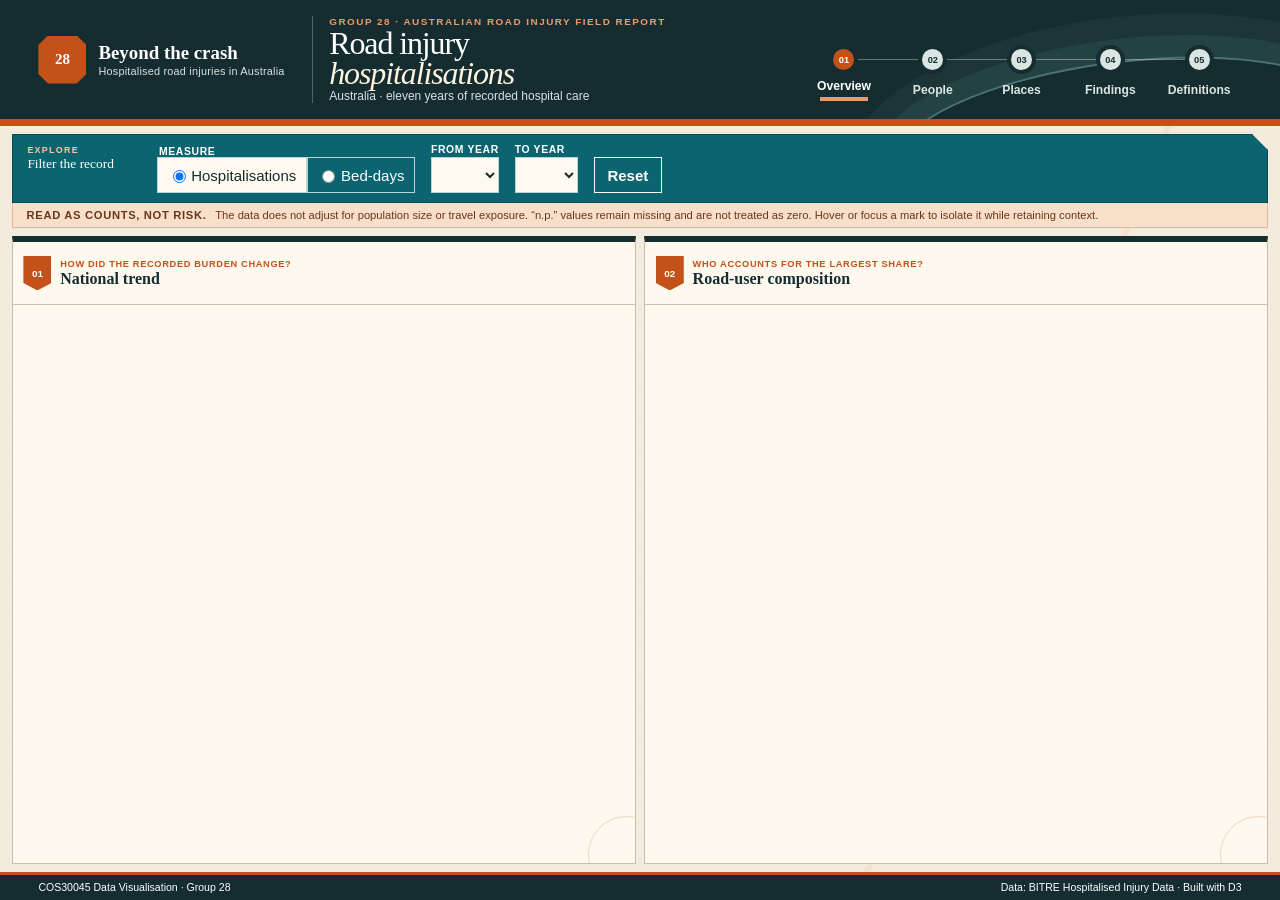
<file: website/index.html>
<!doctype html>
<html lang="en">
<head>
  <meta charset="utf-8">
  <meta name="viewport" content="width=device-width, initial-scale=1">
  <title>Road injury hospitalisations dashboard</title>
  <meta http-equiv="refresh" content="0; url=dashboard.html">
  <link rel="canonical" href="dashboard.html">
</head>
<body>
  <p><a href="dashboard.html">Open the Road injury hospitalisations dashboard</a>.</p>
</body>
</html>
</file>
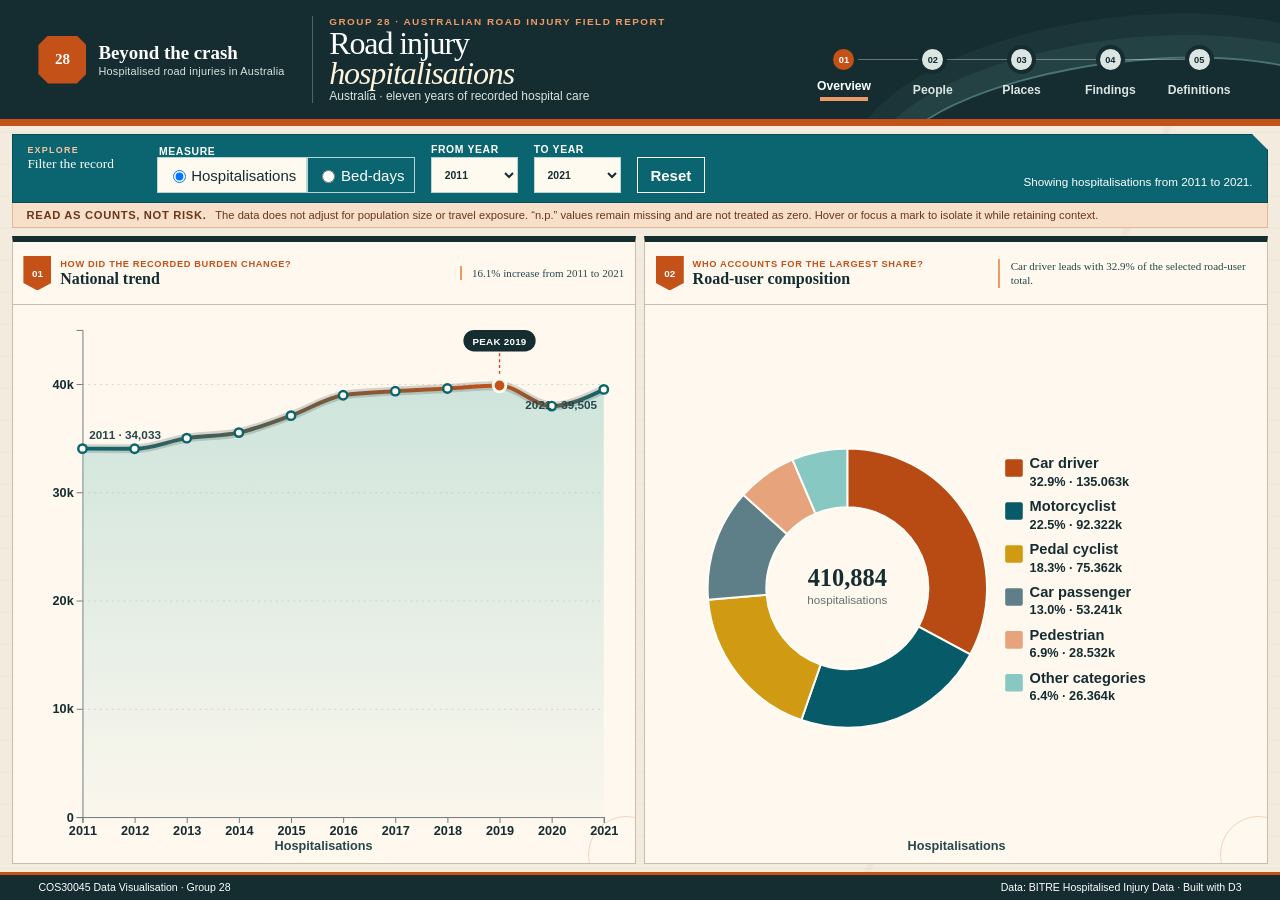
<file: website/dashboard.html>
<!doctype html>
<html lang="en-AU">
<head>
  <meta charset="utf-8">
  <meta name="viewport" content="width=device-width, initial-scale=1">
  <meta name="description" content="Interactive dashboard of hospitalised road injuries in Australia, 2011–2021.">
  <title>Dashboard | Beyond the crash</title>
  <link rel="icon" href="data:image/svg+xml,%3Csvg xmlns='http://www.w3.org/2000/svg' viewBox='0 0 64 64'%3E%3Ccircle cx='32' cy='32' r='30' fill='%2313262f'/%3E%3Ctext x='32' y='39' text-anchor='middle' font-family='Arial' font-size='22' font-weight='700' fill='white'%3E28%3C/text%3E%3C/svg%3E">
  <link rel="stylesheet" href="css/dashboard.css">
</head>
<body>
  <a class="skip-link" href="#dashboard-main">Skip to dashboard</a>

  <header class="dashboard-header">
    <a class="dashboard-brand" href="dashboard.html" aria-label="Beyond the crash dashboard">
      <span class="brand-mark" aria-hidden="true">28</span>
      <span><strong>Beyond the crash</strong><small>Hospitalised road injuries in Australia</small></span>
    </a>
    <div class="header-copy">
      <p class="eyebrow">Group 28 · Australian road injury field report</p>
      <h1>Road injury <span>hospitalisations</span></h1>
      <p>Australia · eleven years of recorded hospital care</p>
    </div>
    <nav class="dashboard-tabs" aria-label="Dashboard pages" role="tablist">
      <button class="active" type="button" role="tab" aria-selected="true" aria-controls="page-overview" data-dashboard-page="overview"><span>01</span>Overview</button>
      <button type="button" role="tab" aria-selected="false" aria-controls="page-people" data-dashboard-page="people"><span>02</span>People</button>
      <button type="button" role="tab" aria-selected="false" aria-controls="page-places" data-dashboard-page="places"><span>03</span>Places</button>
      <button type="button" role="tab" aria-selected="false" aria-controls="page-findings" data-dashboard-page="findings"><span>04</span>Findings</button>
      <button type="button" role="tab" aria-selected="false" aria-controls="page-definitions" data-dashboard-page="definitions"><span>05</span>Definitions</button>
    </nav>
  </header>

  <main id="dashboard-main">
    <form class="dashboard-controls" id="dashboard-controls" aria-label="Dashboard filters">
      <p class="controls-title"><span>EXPLORE</span> Filter the record</p>
      <fieldset>
        <legend>Measure</legend>
        <div class="segmented">
          <label><input type="radio" name="dashboard-metric" value="hospitalisations" checked> Hospitalisations</label>
          <label><input type="radio" name="dashboard-metric" value="bed_days"> Bed-days</label>
        </div>
      </fieldset>
      <label>From year<select id="dashboard-start"></select></label>
      <label>To year<select id="dashboard-end"></select></label>
      <button type="button" id="dashboard-reset">Reset</button>
      <p id="dashboard-status" aria-live="polite"></p>
    </form>

    <aside class="interpretation-note" role="note">
      <strong>Read as counts, not risk.</strong>
      <span>The data does not adjust for population size or travel exposure. “n.p.” values remain missing and are not treated as zero. Hover or focus a mark to isolate it while retaining context.</span>
    </aside>

    <section class="dashboard-page active" id="page-overview" role="tabpanel" data-page-panel="overview" aria-label="Overview dashboard page">
      <div class="page-chart-grid overview-grid">
        <article class="panel">
          <header><div><p class="panel-number">01</p><div><p class="panel-question">How did the recorded burden change?</p><h2>National trend</h2></div></div><p class="panel-story" id="trend-insight"></p></header>
          <div class="dashboard-chart" id="dashboard-trend"></div>
        </article>
        <article class="panel">
          <header><div><p class="panel-number">02</p><div><p class="panel-question">Who accounts for the largest share?</p><h2>Road-user composition</h2></div></div><p class="panel-story" id="road-insight"></p></header>
          <div class="dashboard-chart" id="dashboard-road"></div>
        </article>
      </div>
    </section>

    <section class="dashboard-page" id="page-people" role="tabpanel" data-page-panel="people" aria-label="People dashboard page" hidden>
      <div class="page-chart-grid">
        <article class="panel">
          <header><div><p class="panel-number">03</p><div><p class="panel-question">How do the age profiles compare by gender?</p><h2>Age and gender</h2></div></div><p class="panel-story" id="age-insight"></p></header>
          <div class="dashboard-chart" id="dashboard-age"></div>
        </article>
        <article class="panel">
          <header><div><p class="panel-number">04</p><div><p class="panel-question">Where do the age profiles differ most?</p><h2>First Nations age profiles</h2></div></div><p class="panel-story" id="fn-insight"></p></header>
          <div class="dashboard-chart" id="dashboard-fn"></div>
        </article>
      </div>
    </section>

    <section class="dashboard-page" id="page-places" role="tabpanel" data-page-panel="places" aria-label="Places dashboard page" hidden>
      <div class="page-chart-grid">
        <article class="panel">
          <header><div><p class="panel-number">05</p><div><p class="panel-question">Which jurisdiction recorded the largest total?</p><h2>State and territory ranking</h2></div></div><p class="panel-story" id="state-insight"></p></header>
          <div class="dashboard-chart" id="dashboard-state"></div>
        </article>
        <article class="panel">
          <header><div><p class="panel-number">06</p><div><p class="panel-question">Where and when is the strongest concentration?</p><h2>State pattern over time</h2></div></div><p class="panel-story" id="heat-insight"></p></header>
          <div class="dashboard-chart" id="dashboard-state-heatmap"></div>
        </article>
      </div>
    </section>

    <section class="dashboard-page findings-page" id="page-findings" role="tabpanel" data-page-panel="findings" aria-label="Findings dashboard page" hidden>
      <header class="findings-heading">
        <div><p class="panel-question">What did the six charts show?</p><h2>Final findings for both measures</h2></div>
        <p>The table compares hospitalisations with corrected bed-days for the selected years. Bed-days exclude the published bed-days associated with people who died in hospital.</p>
      </header>
      <div class="findings-table-wrap">
        <table class="findings-table">
          <caption class="sr-only">Summary of findings from each dashboard chart for hospitalisations and corrected bed-days</caption>
          <thead><tr><th scope="col">Chart and question</th><th scope="col">Hospitalisations</th><th scope="col">Corrected bed-days</th><th scope="col">How to read the comparison</th></tr></thead>
          <tbody id="findings-table-body"></tbody>
        </table>
      </div>
      <p class="findings-footnote"><strong>Interpretation limit:</strong> all values are recorded counts. They do not measure population risk, crash exposure, severity for an individual, or the quality of hospital care.</p>
    </section>

    <section class="dashboard-page definitions-page" id="page-definitions" role="tabpanel" data-page-panel="definitions" aria-label="Definitions dashboard page" hidden>
      <div class="definition-grid">
        <section><p class="panel-number">A</p><h2>Hospitalisations</h2><p>Recorded hospital admissions following road crashes. Values are absolute counts and are not population-adjusted rates.</p></section>
        <section><p class="panel-number">B</p><h2>Bed-days</h2><p>Total occupied hospital days for included cases. The KNIME workflow subtracts bed-days associated with people who died in hospital, following the published definition.</p></section>
        <section><p class="panel-number">C</p><h2>Road users</h2><p>The injured person’s road-user role, including car driver, passenger, motorcyclist, pedal cyclist and pedestrian.</p></section>
        <section><p class="panel-number">D</p><h2>First Nations profile share</h2><p>How each status group’s recorded total is distributed across age groups. It is not a comparison of population risk.</p></section>
        <section><p class="panel-number">E</p><h2>Missing values</h2><p>Published “n.p.” values remain missing. They are excluded from totals and are never changed to zero.</p></section>
        <section><p class="panel-number">F</p><h2>Data preparation</h2><p>KNIME cleaned labels, checked values and duplicates, created dates and sorting fields, and exported five validated analytical views.</p></section>
      </div>
      <div class="source-strip"><strong>Source:</strong> BITRE Hospitalised Injury Data, 2011–2021. <a href="https://www.bitre.gov.au/publications/ongoing/hospitalised-injury">Open source documentation</a></div>
    </section>
  </main>

  <footer>
    <span>COS30045 Data Visualisation · Group 28</span>
    <span>Data: BITRE Hospitalised Injury Data · Built with D3</span>
  </footer>

  <div class="tooltip" id="chart-tooltip" role="tooltip" hidden></div>
  <div class="sr-only" id="tooltip-announcer" aria-live="polite"></div>
  <div class="error-banner" id="error-banner" role="alert" hidden></div>
  <script src="vendor/d3.v7.min.js"></script>
  <script type="module" src="js/dashboard.js"></script>
</body>
</html>
</file>
<file: website/css/dashboard.css>
:root {
  --ink: #152d31;
  --ink-soft: #26474b;
  --muted: #66706d;
  --paper: #f3ecde;
  --surface: #fffaf0;
  --line: #c8bdab;
  --orange: #c45117;
  --orange-light: #ed9a66;
  --teal: #0b6570;
  --teal-light: #8bc9c2;
  --gold: #d49a18;
  --focus: #6d36d8;
  color-scheme: light;
  font-family: "Segoe UI", Aptos, Arial, sans-serif;
  color: var(--ink);
  background: var(--paper);
}

* { box-sizing: border-box; }
html, body { height: 100%; }
body {
  display: grid;
  grid-template-rows: auto minmax(0, 1fr) auto;
  margin: 0;
  min-width: 320px;
  overflow: hidden;
  font-size: 15px;
  background:
    linear-gradient(112deg, transparent 0 74%, rgba(196, 81, 23, .05) 74% 74.4%, transparent 74.4%),
    repeating-linear-gradient(0deg, transparent 0 31px, rgba(21, 45, 49, .025) 31px 32px),
    var(--paper);
}
button, select, input { font: inherit; }
button, select { min-height: 38px; }
a { color: inherit; }
:focus-visible { outline: 3px solid var(--focus); outline-offset: 3px; }
.skip-link { position: fixed; top: -5rem; left: 1rem; z-index: 100; padding: .7rem 1rem; color: white; background: var(--ink); }
.skip-link:focus { top: 1rem; }

.dashboard-header {
  position: relative;
  display: grid;
  grid-template-columns: minmax(235px, .7fr) minmax(360px, 1.3fr) minmax(440px, 1fr);
  grid-template-areas: "brand title tabs";
  align-items: center;
  gap: 1.4rem;
  min-height: 126px;
  padding: .8rem clamp(1rem, 3vw, 3rem);
  overflow: hidden;
  color: white;
  background: var(--ink);
  border-bottom: 7px solid var(--orange);
}
.dashboard-header::after {
  content: "";
  position: absolute;
  z-index: 0;
  width: 460px;
  height: 150px;
  right: -75px;
  bottom: -96px;
  border: 2px solid rgba(139, 201, 194, .45);
  border-radius: 50%;
  box-shadow: 0 0 0 22px rgba(139, 201, 194, .08), 0 0 0 44px rgba(139, 201, 194, .05);
  transform: rotate(-7deg);
}
.dashboard-brand, .header-copy, .dashboard-tabs { position: relative; z-index: 1; }
.dashboard-brand { grid-area: brand; display: flex; align-items: center; gap: .75rem; text-decoration: none; }
.dashboard-brand > span:last-child { display: grid; gap: .06rem; }
.dashboard-brand strong { font-family: Georgia, "Times New Roman", serif; font-size: 1.18rem; }
.dashboard-brand small { color: #d7e3df; font-size: .68rem; letter-spacing: .02em; }
.brand-mark {
  display: grid;
  place-items: center;
  width: 3rem;
  aspect-ratio: 1;
  background: var(--orange);
  clip-path: polygon(20% 0, 80% 0, 100% 20%, 100% 80%, 80% 100%, 20% 100%, 0 80%, 0 20%);
  font-family: Georgia, serif;
  font-weight: 900;
}
.header-copy { grid-area: title; padding-left: 1rem; border-left: 1px solid rgba(255,255,255,.26); }
.header-copy h1 { margin: .05rem 0; font-family: Georgia, "Times New Roman", serif; font-size: clamp(1.65rem, 2.5vw, 2.55rem); font-weight: 500; letter-spacing: -.035em; line-height: .95; }
.header-copy h1 span { display: block; color: #fff4dc; font-style: italic; }
.header-copy p { margin: 0; color: #d7e3df; font-size: .75rem; }
.eyebrow { color: var(--orange-light) !important; font-size: .62rem !important; font-weight: 850; letter-spacing: .15em; text-transform: uppercase; }
.dashboard-tabs { grid-area: tabs; display: grid; grid-template-columns: repeat(5, minmax(0, 1fr)); gap: .25rem; align-self: end; padding-bottom: .2rem; }
.dashboard-tabs::before { content: ""; position: absolute; left: 8%; right: 8%; top: 14px; height: 1px; background: rgba(255,255,255,.35); }
.dashboard-tabs button {
  position: relative;
  display: grid;
  justify-items: center;
  gap: .2rem;
  min-height: 58px;
  padding: 0 .25rem;
  color: #dbe6e2;
  background: transparent;
  border: 0;
  cursor: pointer;
  font-size: .76rem;
  font-weight: 750;
}
.dashboard-tabs button span { display: grid; place-items: center; width: 29px; height: 29px; color: var(--ink); background: #dbe6e2; border: 4px solid var(--ink); border-radius: 50%; font-size: .58rem; }
.dashboard-tabs button:hover, .dashboard-tabs button.active { color: white; }
.dashboard-tabs button:hover span, .dashboard-tabs button.active span { color: white; background: var(--orange); }
.dashboard-tabs button.active::after { content: ""; width: 48px; height: 4px; background: var(--orange-light); }

main { display: grid; grid-template-rows: auto auto minmax(0, 1fr); width: min(1540px, calc(100% - 1.5rem)); min-height: 0; margin: .5rem auto; overflow: hidden; }
.dashboard-controls {
  position: relative;
  display: flex;
  flex-wrap: wrap;
  align-items: end;
  gap: .5rem 1rem;
  padding: .55rem .9rem .55rem 9rem;
  color: white;
  background: var(--teal);
  border: 1px solid #074c55;
  clip-path: polygon(0 0, calc(100% - 16px) 0, 100% 16px, 100% 100%, 0 100%);
}
.controls-title { position: absolute; left: .9rem; top: .62rem; display: grid; gap: .08rem; margin: 0; font-family: Georgia, serif; font-size: .84rem; }
.controls-title span { color: #f8c49f; font-family: "Segoe UI", Arial, sans-serif; font-size: .56rem; font-weight: 900; letter-spacing: .14em; }
.dashboard-controls fieldset { margin: 0; padding: 0; border: 0; }
.dashboard-controls legend, .dashboard-controls > label { display: grid; gap: .16rem; font-size: .65rem; font-weight: 800; text-transform: uppercase; letter-spacing: .06em; }
.segmented { display: flex; }
.segmented label { display: flex; align-items: center; min-height: 36px; padding: .3rem .6rem; border: 1px solid #b6d5d4; cursor: pointer; }
.segmented label:has(input:checked) { color: var(--ink); background: #fffaf0; }
.segmented input { margin-right: .35rem; }
select { min-height: 36px; padding: .3rem 2rem .3rem .55rem; color: var(--ink); background: #fffaf0; border: 1px solid #b6d5d4; }
#dashboard-reset { min-height: 36px; padding: .3rem .8rem; color: white; background: transparent; border: 1px solid white; cursor: pointer; font-weight: 800; }
#dashboard-reset:hover { color: var(--ink); background: white; }
#dashboard-status { flex: 1 1 230px; margin: 0 0 .35rem auto; text-align: right; font-size: .73rem; }
.interpretation-note { display: flex; gap: .55rem; padding: .38rem .85rem; color: #693719; background: #f8dfca; border-inline: 1px solid #e5b995; border-bottom: 1px solid #e5b995; font-size: .7rem; }
.interpretation-note strong { text-transform: uppercase; letter-spacing: .06em; }

.dashboard-page { min-height: 0; padding-top: .5rem; }
.dashboard-page.active { display: grid; }
.dashboard-page[hidden] { display: none !important; }
.dashboard-page[data-page-panel="overview"] { grid-template-rows: minmax(0, 1fr); }
.dashboard-page:not([data-page-panel="overview"]):not([data-page-panel="findings"]):not([data-page-panel="definitions"]) { grid-template-rows: minmax(0, 1fr); }

.page-chart-grid { display: grid; grid-template-columns: repeat(2, minmax(0, 1fr)); gap: .55rem; min-height: 0; }
.panel { position: relative; display: grid; grid-template-rows: auto minmax(0, 1fr); min-width: 0; min-height: 0; overflow: hidden; background: rgba(255,250,240,.92); border: 1px solid var(--line); border-top: 6px solid var(--ink); }
.panel::after { content: ""; position: absolute; right: -30px; bottom: -30px; width: 75px; height: 75px; border: 1px solid rgba(196,81,23,.22); border-radius: 50%; }
.panel header { display: flex; justify-content: space-between; align-items: center; gap: .8rem; min-height: 63px; padding: .45rem .65rem; border-bottom: 1px solid var(--line); }
.panel header > div { display: flex; align-items: center; gap: .55rem; min-width: 0; }
.panel h2 { margin: 0; font-family: Georgia, serif; font-size: 1rem; line-height: 1.05; }
.panel-question { margin: 0 0 .08rem; color: var(--orange); font-size: .58rem; font-weight: 850; letter-spacing: .07em; text-transform: uppercase; }
.panel-story { max-width: 43%; margin: 0; padding-left: .65rem; color: var(--ink-soft); border-left: 2px solid var(--orange-light); font-family: Georgia, serif; font-size: .69rem; line-height: 1.3; text-align: left; }
.panel-number { display: grid; place-items: center; width: 1.75rem; height: 2.15rem; margin: 0; color: white; background: var(--orange); clip-path: polygon(0 0, 100% 0, 100% 78%, 50% 100%, 0 78%); font-size: .62rem; font-weight: 900; }
.dashboard-chart { min-height: 0; height: 100%; padding: .12rem .45rem .3rem; overflow: hidden; }
.dashboard-chart svg { display: block; width: 100%; height: 100%; overflow: visible; }

.axis text { fill: var(--ink); font-size: 13px; font-weight: 600; }
.axis path, .axis line { stroke: #6d7a7d; }
.grid line { stroke: #ddd5c7; stroke-dasharray: 2 4; }
.grid path { display: none; }
.axis-label { fill: var(--ink); font-size: 13px; font-weight: 750; }
.trend-fill { stroke: none; }
.trend-road-shadow { fill: none; stroke: rgba(21,45,49,.18); stroke-width: 9; stroke-linecap: round; stroke-linejoin: round; }
.trend-route { fill: none; stroke-width: 4; stroke-linecap: round; stroke-linejoin: round; }
.trend-dot { fill: var(--surface); stroke: var(--teal); stroke-width: 2.5; }
.trend-dot[data-peak="true"] { fill: var(--orange); stroke: var(--surface); stroke-width: 3; }
.peak-guide { stroke: var(--orange); stroke-width: 1.5; stroke-dasharray: 3 3; }
.peak-tag { fill: var(--ink); }
.peak-tag-text { fill: white; font-size: 10px; font-weight: 900; letter-spacing: .03em; }
.endpoint-label { fill: var(--ink-soft); font-size: 12px; font-weight: 800; }
.annotation-line { stroke: var(--orange); stroke-width: 1.5; stroke-dasharray: 4 4; }
.annotation-text { fill: var(--orange); font-size: 12px; font-weight: 850; }
.donut-centre-main { fill: var(--ink); font-family: Georgia, serif; font-size: 25px; font-weight: 800; text-anchor: middle; }
.donut-centre-sub { fill: var(--muted); font-size: 12px; text-anchor: middle; }
.legend text { fill: var(--ink); font-size: 12px; }
.road-user-legend text:first-of-type { font-size: 15px; font-weight: 800; }
.road-user-legend text:nth-of-type(2) { font-size: 13px; font-weight: 650; }
.value-label { fill: var(--ink); font-size: 12px; font-weight: 750; }
.heat-label { font-size: 11px; font-weight: 750; text-anchor: middle; dominant-baseline: middle; }
.fn-first { fill: var(--orange); }
.fn-non { fill: var(--teal); }
.age-gender-bar { stroke: var(--surface); stroke-width: 1; }
.age-gender-legend text { font-size: 12px; }
.state-ranking-value { fill: var(--ink); font-size: 12px; font-weight: 850; }
.chart-measure-label { fill: var(--ink-soft); font-size: 13px; font-weight: 700; }
.mark { cursor: help; transition: opacity .16s ease, filter .16s ease, stroke-width .16s ease; }
.mark.context-muted { opacity: .16; }
.mark.context-selected { opacity: 1; filter: drop-shadow(0 2px 3px rgba(21,45,49,.28)); }
.mark:focus { outline: none; stroke: var(--focus); stroke-width: 4; }

.definitions-page { grid-template-rows: minmax(0, 1fr) auto; gap: .5rem; }
.definition-grid { display: grid; grid-template-columns: repeat(3, minmax(0, 1fr)); gap: .5rem; min-height: 0; }
.definition-grid section { position: relative; padding: .85rem .85rem .7rem 3rem; background: rgba(255,250,240,.9); border: 1px solid var(--line); border-top: 5px solid var(--teal); }
.definition-grid section:nth-child(even) { border-top-color: var(--orange); }
.definition-grid .panel-number { position: absolute; top: .68rem; left: .68rem; }
.definition-grid h2 { margin: 0 0 .25rem; font-family: Georgia, serif; font-size: 1.05rem; }
.definition-grid p { margin: 0; color: var(--muted); font-size: .77rem; line-height: 1.42; }
.source-strip { padding: .5rem .7rem; background: #dce8e2; border: 1px solid #bdcec7; font-size: .73rem; }
.findings-page { grid-template-rows: auto minmax(0, 1fr) auto; gap: .45rem; }
.findings-heading { display: grid; grid-template-columns: minmax(250px, .75fr) minmax(420px, 1.25fr); align-items: end; gap: 1.2rem; padding: .55rem .8rem; background: rgba(255,250,240,.92); border: 1px solid var(--line); border-top: 6px solid var(--ink); }
.findings-heading h2 { margin: .08rem 0 0; font-family: Georgia, serif; font-size: 1.18rem; }
.findings-heading > p { margin: 0; color: var(--ink-soft); font-size: .73rem; line-height: 1.35; }
.findings-table-wrap { min-height: 0; overflow: auto; border: 1px solid var(--line); background: rgba(255,250,240,.94); }
.findings-table { width: 100%; border-collapse: collapse; table-layout: fixed; font-size: .72rem; }
.findings-table th, .findings-table td { padding: .42rem .6rem; vertical-align: middle; border-right: 1px solid #ddd2c1; border-bottom: 1px solid #ddd2c1; line-height: 1.3; }
.findings-table th:last-child, .findings-table td:last-child { border-right: 0; }
.findings-table thead th { color: white; background: var(--ink); text-align: left; font-size: .65rem; letter-spacing: .05em; text-transform: uppercase; }
.findings-table thead th:nth-child(2) { background: var(--orange); }
.findings-table thead th:nth-child(3) { background: var(--teal); }
.findings-table th:nth-child(1) { width: 22%; }
.findings-table th:nth-child(2), .findings-table th:nth-child(3) { width: 25%; }
.findings-table th:nth-child(4) { width: 28%; }
.findings-table tbody tr:nth-child(even) { background: #f7efe1; }
.findings-table tbody th { color: var(--ink); font-family: Georgia, serif; font-size: .78rem; text-align: left; }
.findings-table tbody th span { display: block; margin-top: .08rem; color: var(--orange); font-family: "Segoe UI", Arial, sans-serif; font-size: .58rem; font-weight: 850; letter-spacing: .04em; text-transform: uppercase; }
.findings-table strong { color: var(--ink); }
.findings-footnote { margin: 0; padding: .42rem .7rem; color: #693719; background: #f8dfca; border: 1px solid #e5b995; font-size: .68rem; }
.dashboard-controls.findings-mode fieldset { display: none; }
footer { display: flex; justify-content: space-between; gap: 1rem; padding: .42rem clamp(1rem, 3vw, 3rem); color: white; background: var(--ink); border-top: 3px solid var(--orange); font-size: .66rem; }

.tooltip { position: fixed; z-index: 50; max-width: 320px; padding: .7rem .9rem; pointer-events: none; background: var(--ink); color: white; border: 2px solid var(--orange-light); box-shadow: 6px 6px 0 rgba(196,81,23,.18); font-size: 1rem; }
.sr-only { position: absolute !important; width: 1px !important; height: 1px !important; padding: 0 !important; margin: -1px !important; overflow: hidden !important; clip: rect(0,0,0,0) !important; white-space: nowrap !important; border: 0 !important; }
.error-banner { position: fixed; inset: auto 1rem 1rem; z-index: 80; max-width: 900px; margin: auto; padding: 1rem; color: white; background: #8a1f11; }

@media (max-width: 1100px) {
  .dashboard-header { grid-template-columns: .7fr 1.1fr; grid-template-areas: "brand title" "tabs tabs"; min-height: 145px; }
  .dashboard-tabs { width: min(760px, 100%); margin-inline: auto; }
}
@media (max-width: 900px) {
  body { display: block; height: auto; overflow: auto; }
  .dashboard-header { grid-template-columns: 1fr; grid-template-areas: "brand" "title" "tabs"; gap: .65rem; }
  .header-copy { padding-left: 0; border-left: 0; }
  .dashboard-tabs { overflow-x: auto; }
  main { display: block; width: min(100% - 1rem, 1500px); overflow: visible; }
  .dashboard-controls { padding-left: .75rem; padding-top: 3rem; }
  .controls-title { top: .65rem; }
  .dashboard-page { min-height: auto; }
  .page-chart-grid { grid-template-columns: 1fr; }
  .panel { min-height: 420px; }
  .dashboard-chart { min-height: 340px; }
  .definition-grid { grid-template-columns: repeat(2, 1fr); }
}
@media (max-width: 620px) {
  .dashboard-tabs { grid-template-columns: repeat(5, minmax(105px, 1fr)); }
  .interpretation-note { display: grid; }
  #dashboard-status { flex-basis: 100%; text-align: left; }
  .panel header { align-items: flex-start; }
  .panel-story { max-width: 48%; }
  .definition-grid { grid-template-columns: 1fr; }
  .findings-heading { grid-template-columns: 1fr; }
  .findings-table { min-width: 820px; }
  footer { flex-direction: column; }
}
@media (prefers-reduced-motion: reduce) {
  *, *::before, *::after { scroll-behavior: auto !important; transition-duration: .01ms !important; animation-duration: .01ms !important; }
}
</file>
